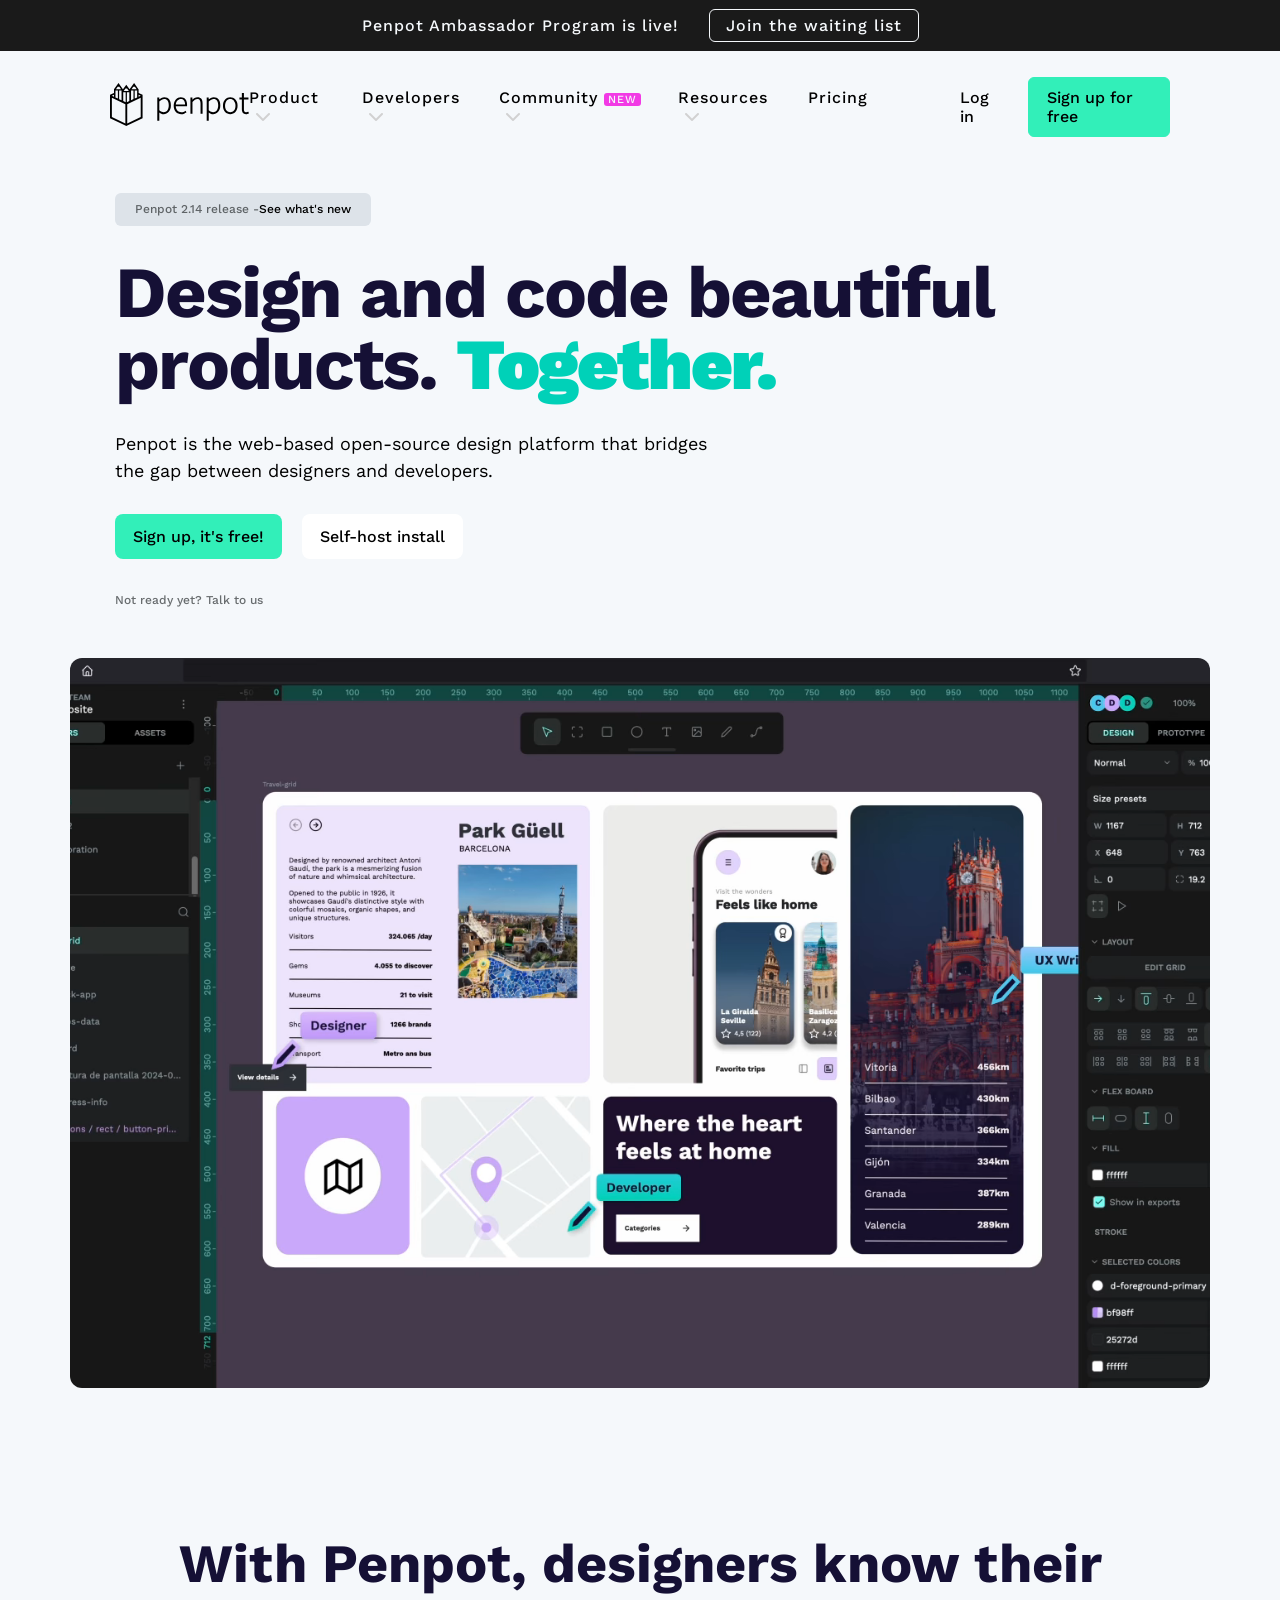
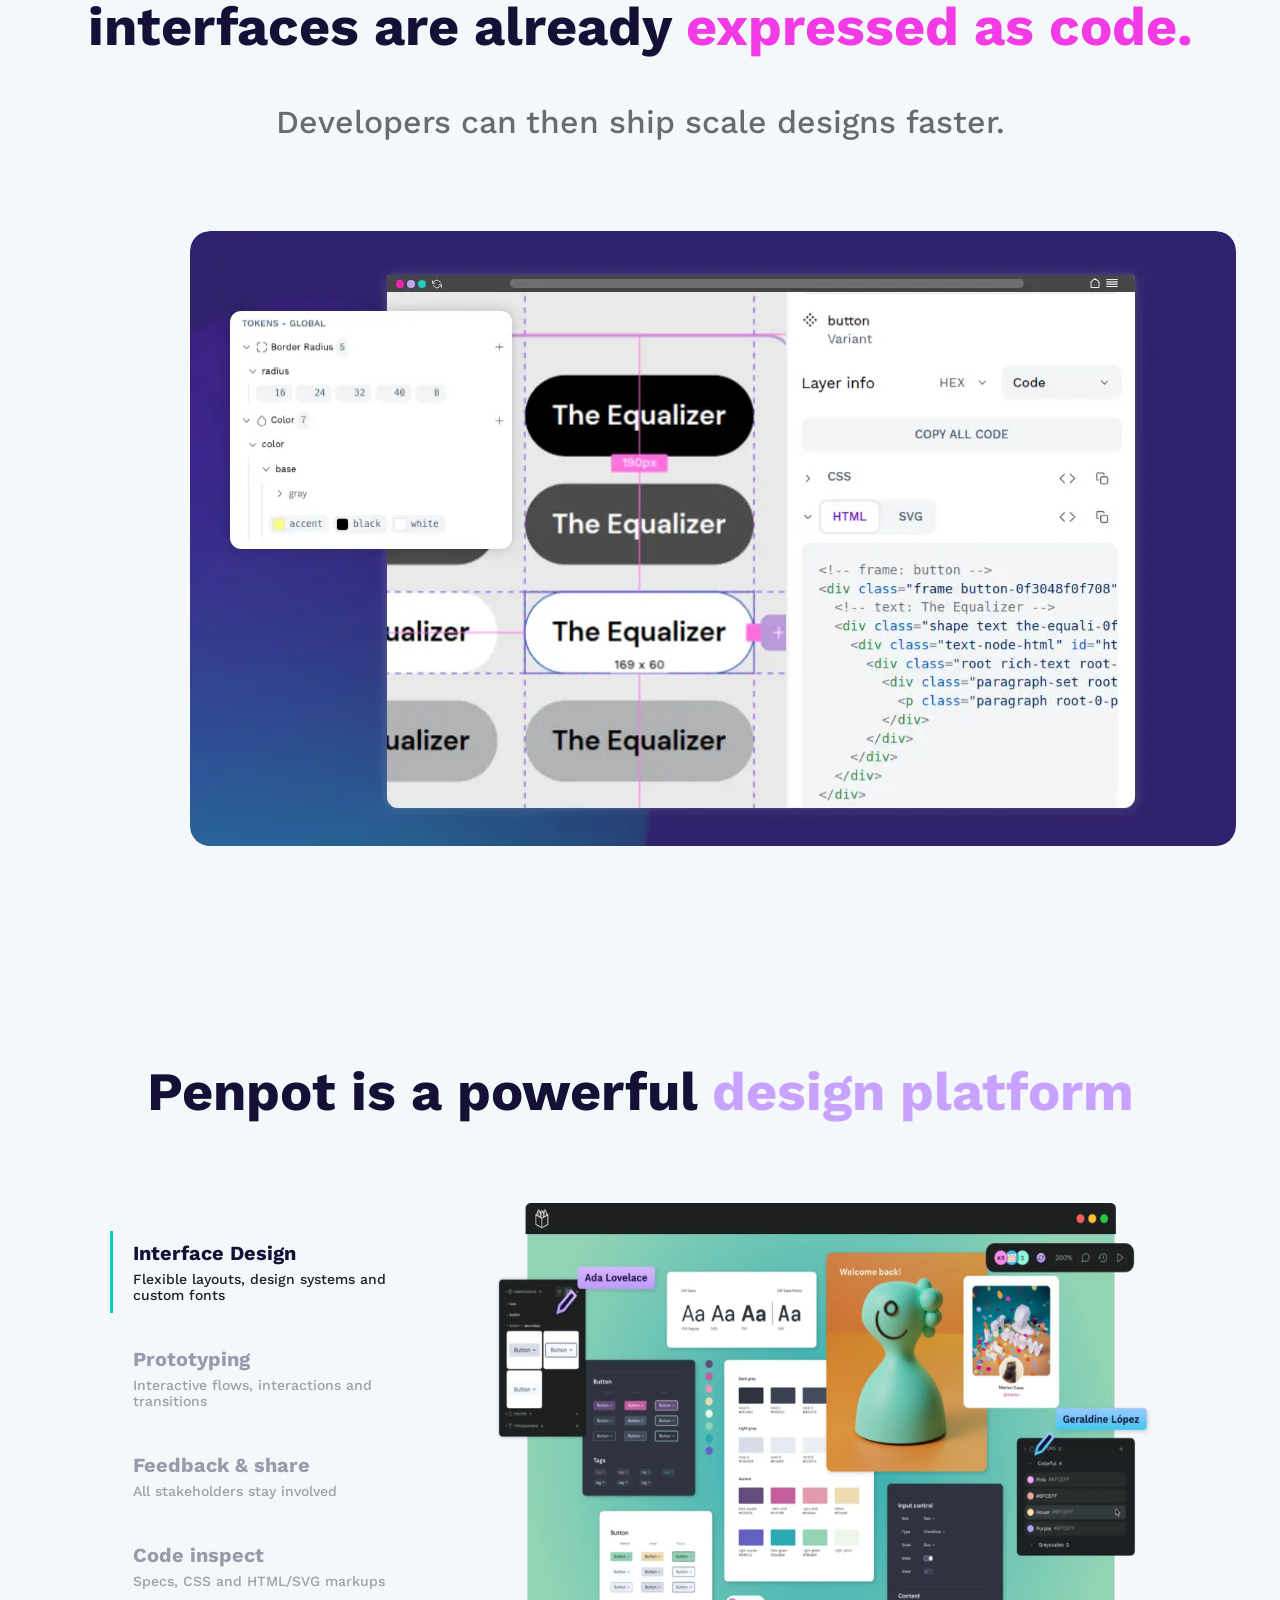
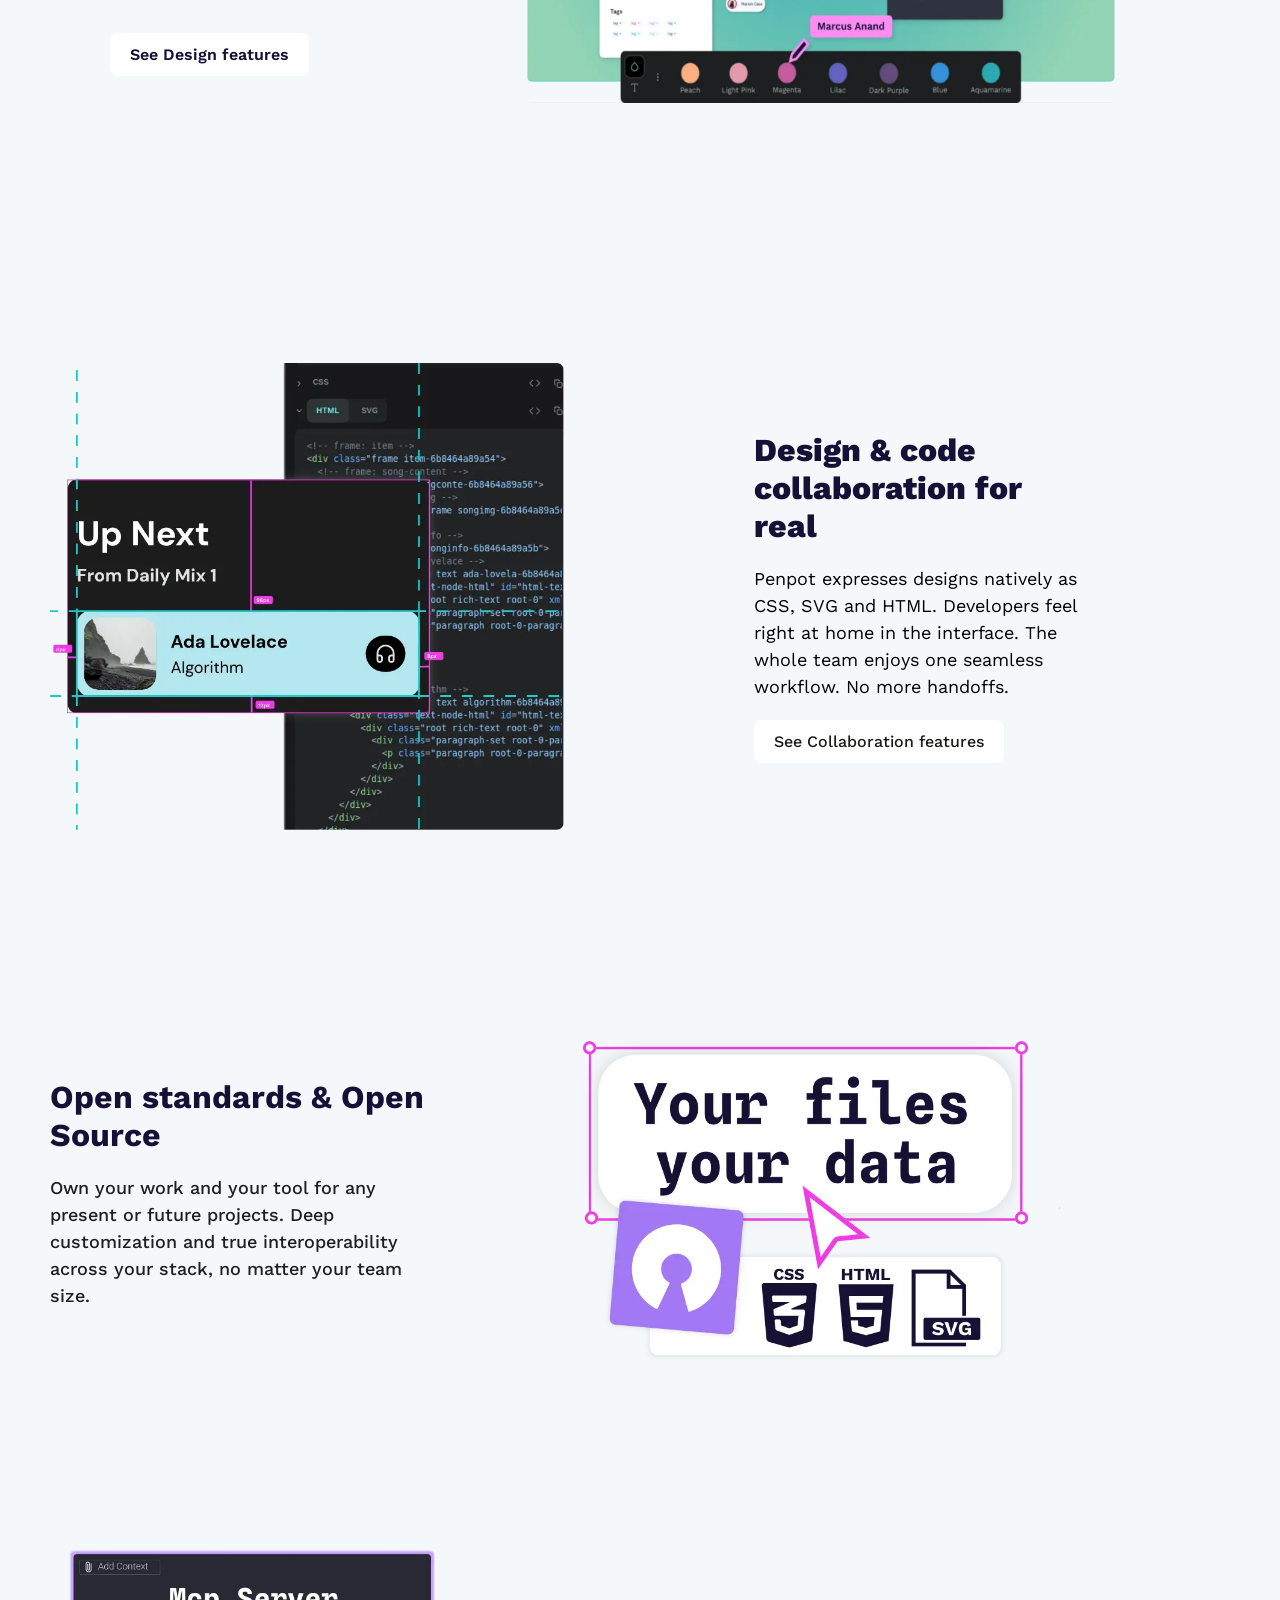
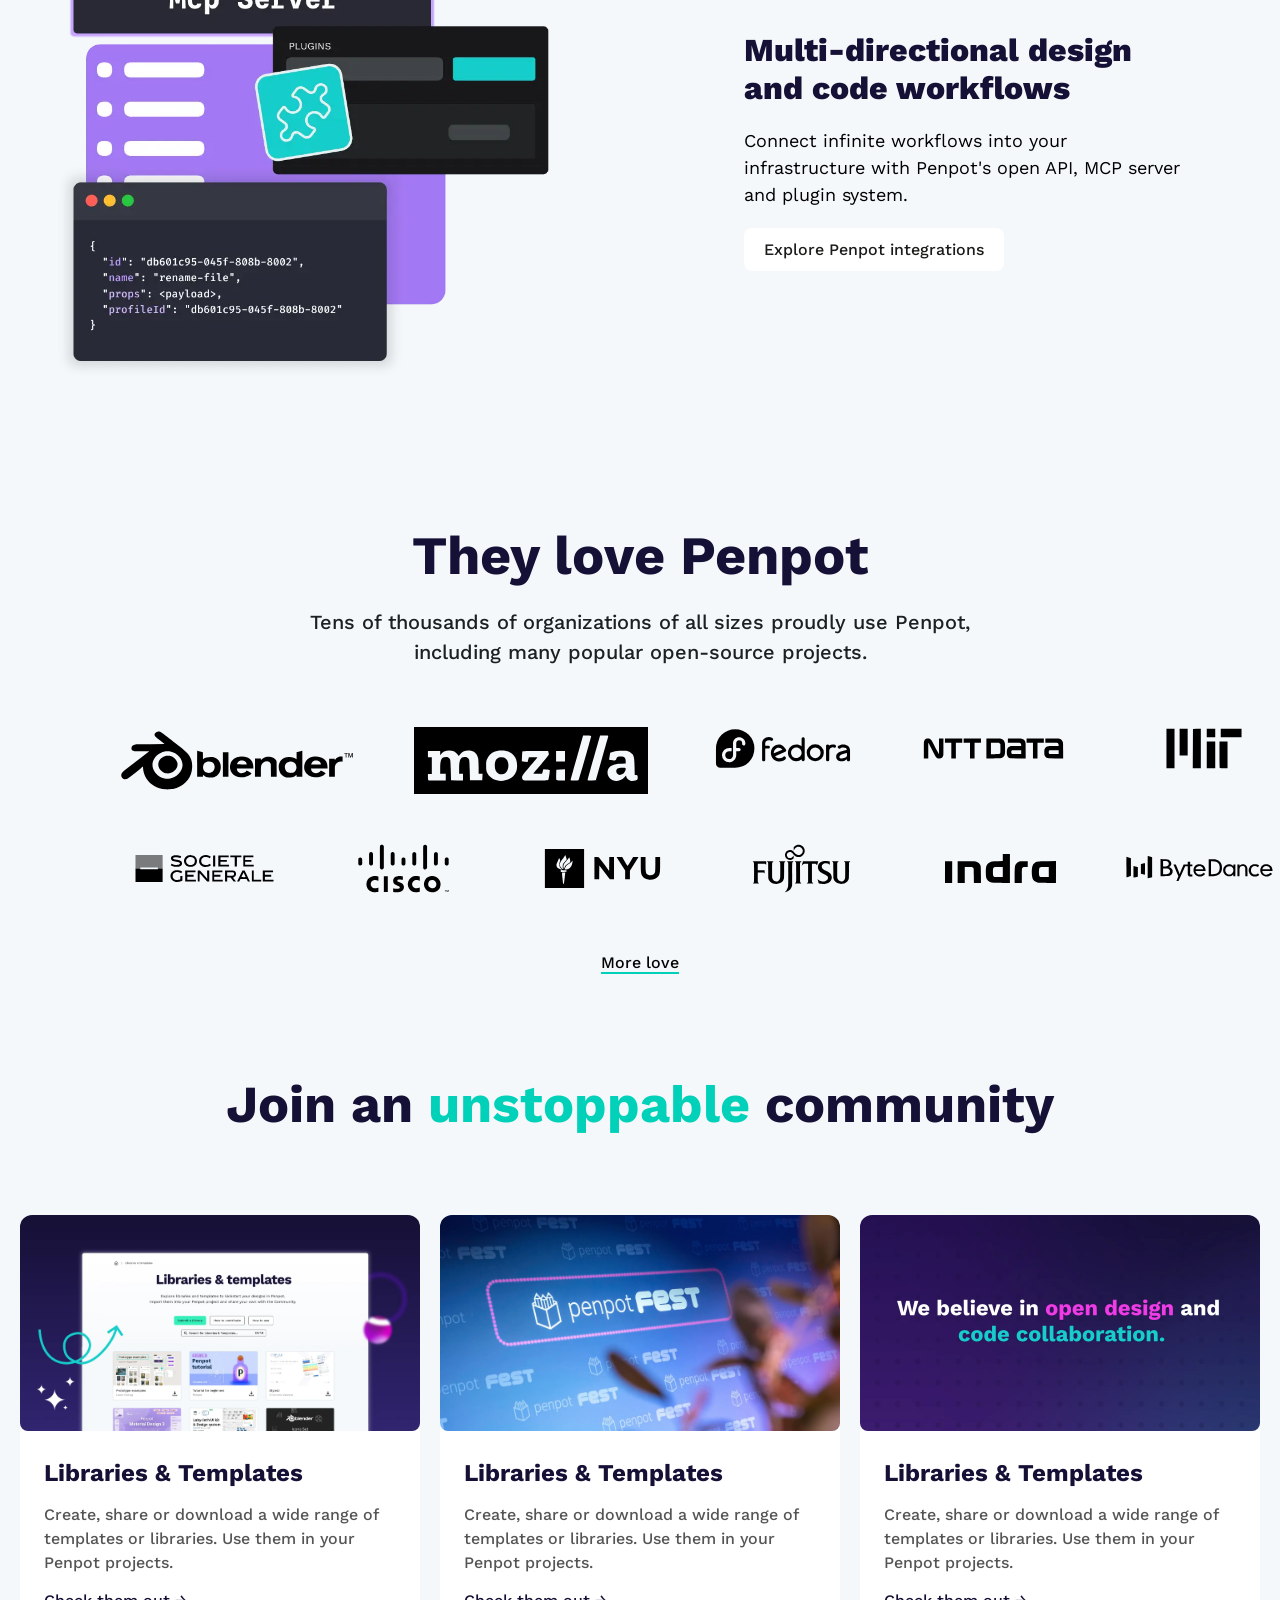
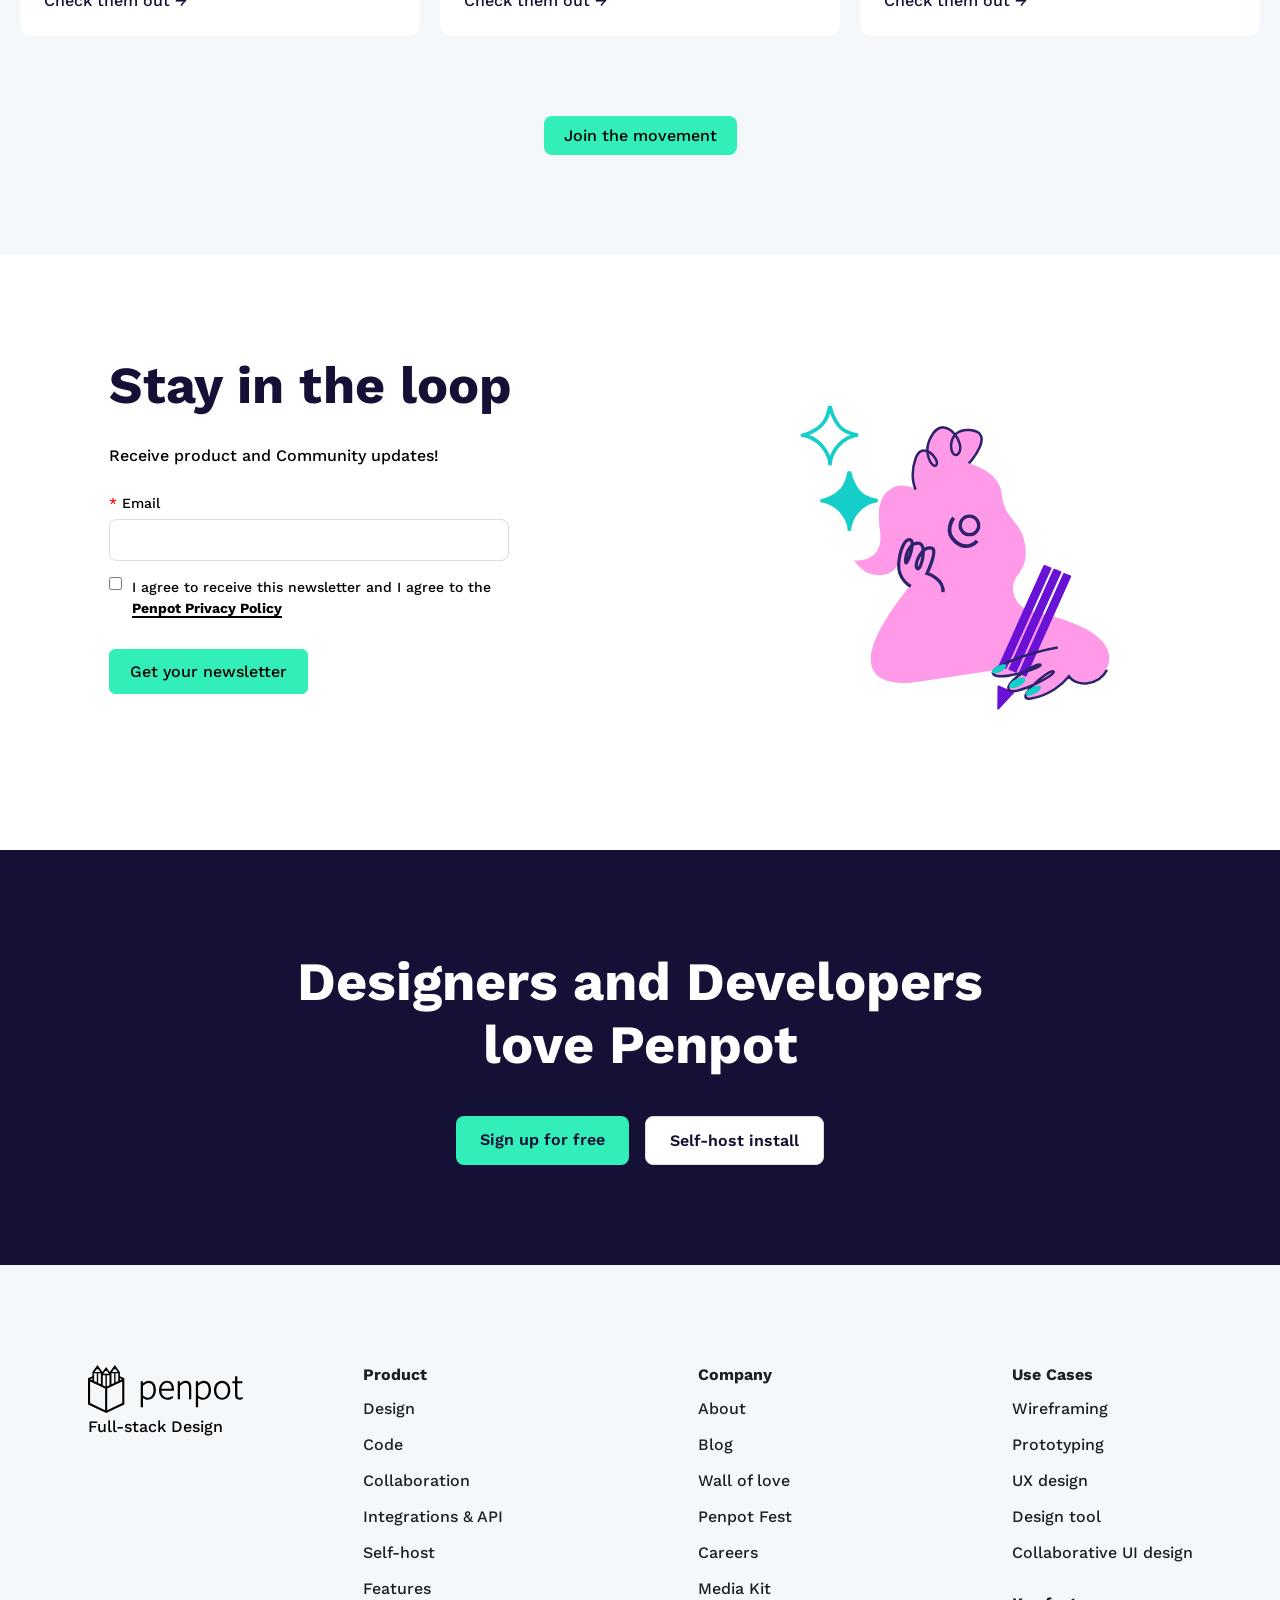
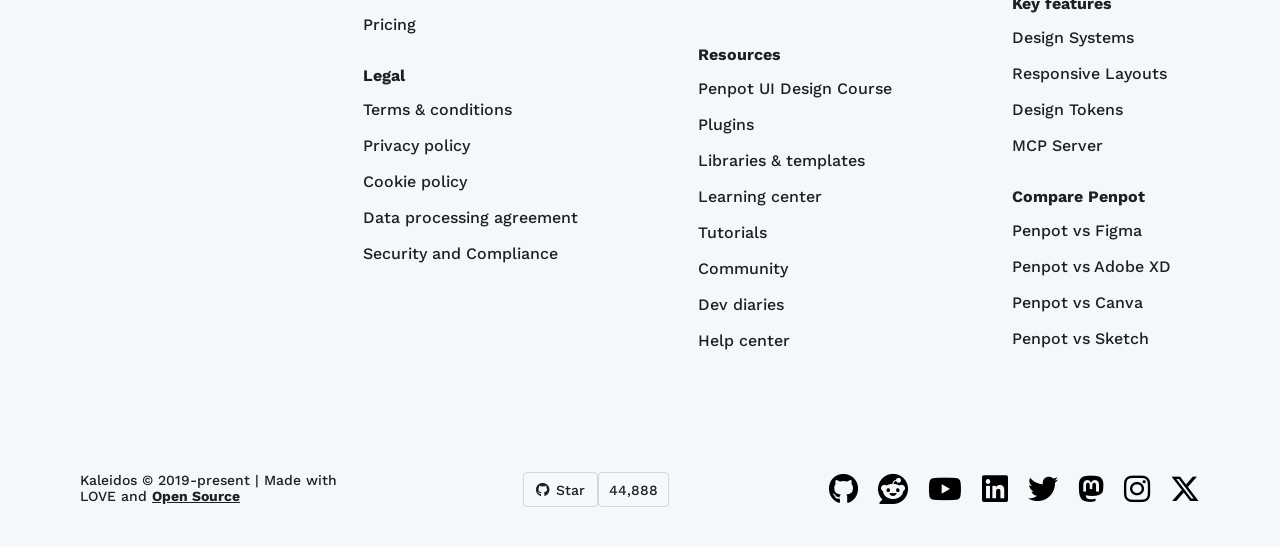
<file: index.html>
<!DOCTYPE html>
<html lang="en">

<head>
    <meta charset="UTF-8">
    <meta name="viewport" content="width=device-width, initial-scale=1.0">
    <title>Penpot</title>
    <link href="https://fonts.googleapis.com/css2?family=Work+Sans:wght@400;500;600;700&display=swap" rel="stylesheet">
    <link rel="stylesheet" href="https://cdnjs.cloudflare.com/ajax/libs/font-awesome/6.5.0/css/all.min.css">
    <link rel="stylesheet" href="style.css">
</head>

<body>
    <div class="top-banner">
        <p>Penpot Ambassador Program is live!</p>
        <a href="" class="banner-btn">Join the waiting list</a>
    </div>

    <header>
        <div class="header-logo">
            <a href=""> <img src=".\image\penpot-logo.svg" alt=""> </a>
        </div>

        <nav class="header-nav">
            <div class="nav-item">
                <a style class="nav-item-seruy" href="">Product <i class="fa-solid fa-chevron-down"></i></a>
                <div class="dropdown">
                    <a href="">Design</a>
                    <a href="">Code</a>
                    <a href="">Collaboration</a>
                </div>
            </div>
            <div class="nav-item">
                <a href="" class="nav-item-seruy">Developers <i class="fa-solid fa-chevron-down"></i></a>
                <div class="dropdown">
                    <a href="">Self-host</a>
                    <a href="">Integration & API</a>
                    <a href="">Technical Guide</a>
                    <a href="">Changelog</a>
                </div>
            </div>
            <div class="nav-item">
                <a href="" class="nav-item-seruy">Community <span class="heaver-nav-badge">NEW</span> <i
                        class="fa-solid fa-chevron-down"></i></a>
                <div class="dropdown">
                    <a href="">Community space</a>
                    <a href="">Wall of love</a>
                    <a href="">Blog</a>
                    <a href="">Penpost Fest</a>
                    <a href="" class="nav-item-seruy ambassador-link">
                        <div>
                            Ambassador
                            <br>
                            program
                        </div>
                        <span class="heaver-nav-badge-mini">NEW</span>
                    </a>
                </div>
            </div>
            <div class="nav-item">
                <a href="" class="nav-item-seruy">Resources <i class="fa-solid fa-chevron-down"></i></a>
                <div class="dropdown">
                    <a href="">Design</a>
                    <a href="">Code</a>
                    <a href="">Collaboration</a>
                </div>
            </div>
            <a href="">Pricing</a>
        </nav>

        <div class="header-btns">
            <a href="" class="btn-login">Log in</a>
            <a href="" class="btn-signup">Sign up for free</a>
        </div>

        <div class="burger">
            <span></span>
            <span></span>
            <span></span>
        </div>
    </header>

    <div class="wrapper">
        <main>
            <section class="section1">
                <div class="release">
                    <p> Penpot 2.14 release -</p>
                    <a href="">See what's new</a>
                </div>

                <div class="section1-title">
                    <h1>Design and code beautiful products.
                        <span class="section1-span">Together.</span>
                    </h1>
                </div>

                <div class="section1-text">Penpot is the web-based open-source design platform that bridges
                    <br> the gap between designers and developers.
                </div>

                <div class="section1-btns">
                    <a href="" class="btn-itsfree">Sign up, it's free!</a>
                    <a href="" class="btn-selfhost">Self-host install</a>
                </div>

                <div>
                    <a class="section1-mini">Not ready yet? Talk to us </a>
                </div>
            </section>

            <section class="section2">
                <video loop muted playsinline>
                    <source src="./image/video-hero-homepage_v5.webm" type="video/webm">
                </video>
            </section>

            <section class="section3">
                <div class="section3-title">
                    <h2>With Penpot, designers know their interfaces are already
                        <span>expressed as code. </span>
                    </h2>
                    <p>Developers can then ship scale designs faster.</p>
                </div>
                <img src="./image/img.webp" alt="">
            </section>

            <section class="section4">
                <div class="section4-title">
                    <h2>Penpot is a powerful <span>design platform </span></h2>
                </div>
                <div class="section44">
                    <div class="tabs">
                        <div class="tab active" onclick="switchTab(0)">
                            <h3>Interface Design</h3>
                            <p>Flexible layouts, design systems and custom fonts</p>
                        </div>
                        <div class="tab" onclick="switchTab(1)">
                            <h3>Prototyping</h3>
                            <p>Interactive flows, interactions and transitions</p>
                        </div>
                        <div class="tab" onclick="switchTab(2)">
                            <h3>Feedback & share</h3>
                            <p>All stakeholders stay involved</p>
                        </div>
                        <div class="tab" onclick="switchTab(3)">
                            <h3>Code inspect</h3>
                            <p>Specs, CSS and HTML/SVG markups</p>
                        </div>
                        <a href="">See Design features</a>
                    </div>

                    <div class="tab-images">
                        <img src="./image/1.webp" class="tab-image active">
                        <img src="./image/2.webp" class="tab-image">
                        <img src="./image/3.webp" class="tab-image">
                        <img src="./image/4.webp" class="tab-image">
                    </div>
                </div>
            </section>

            <section class="section5">
                <img src="./image\up-next.webp" alt="">
                <div class="section5-text">
                    <h3>Design & code collaboration for real</h3>
                    <p>Penpot expresses designs natively as CSS, SVG and HTML. Developers feel right at home in the
                        interface. The whole team enjoys one seamless workflow. No more handoffs.</p>
                    <a href="">See Collaboration features</a>
                </div>
            </section>

            <section class="section6">
                <div class="section6-text">
                    <h3>Open standards & Open Source</h3>
                    <p>Own your work and your tool for any present or future projects. Deep customization and true
                        interoperability across your stack, no matter your team size.</p>
                </div>
                <img src=".\image\your-files.webp" alt="">
            </section>

            <section class="section7">
                <img src=".\image\mcp-server.webp" alt="">
                <div class="section7-text">
                    <h3>Multi-directional design and code workflows </h3>
                    <p>Connect infinite workflows into your infrastructure with Penpot's open API, MCP server and plugin
                        system. </p>
                    <a href="">Explore Penpot integrations</a>
                </div>
            </section>

            <section class="section8">
                <div class="section8-title">
                    <h2>They love Penpot</h2>
                    <p>Tens of thousands of organizations of all sizes proudly use Penpot,
                        <br> including many popular open-source projects.
                    </p>
                </div>
                <div class="section8-logos">
                    <div class="section8-logos-top">
                        <img src="./logos\blender.svg" alt="" class="section8-logos-pd">
                        <img src="./logos\mozila.svg" alt="" class="section8-logos-pd">
                        <img src="./logos\fedora.svg" alt="" class="section8-logos-tdh">
                        <img src="./logos\ntt.svg" alt="" class="section8-logos-tdh">
                        <img src="./logos\lil.svg" alt="" class="section8-logos-tdh">
                    </div>
                    <div class="section-logos-bottom">
                        <img src="./logos\societe.svg" alt="">
                        <img src="./logos\cisco.svg" alt="">
                        <img src="./logos\nyu.svg" alt="">
                        <img src="./logos\fujitsu.svg" alt="">
                        <img src="./logos\indra.svg" alt="">
                        <img src="./logos\bytadance.svg" alt="">
                    </div>
                </div>
                <div class="section8-bottom">
                    <a href="" class="more-love">More love</a>
                </div>
            </section>

            <section class="section9">
                <div class="section9-title">
                    <h2>Join an <span class="section9-title-span">unstoppable</span> community</h2>
                </div>
                <div class="cards-container">
                    <div class="card">
                        <div class="card-image">
                            <img src="./image/library.webp" alt="">
                        </div>
                        <div class="card-content">
                            <h3>Libraries & Templates</h3>
                            <p>Create, share or download a wide range of templates or libraries. Use them in your Penpot
                                projects.</p>
                            <a href="">Check them out →</a>
                        </div>
                    </div>
                    <div class="card">
                        <div class="card-image">
                            <img src="./image/penpotFest.webp" alt="">
                        </div>
                        <div class="card-content">
                            <h3>Libraries & Templates</h3>
                            <p>Create, share or download a wide range of templates or libraries. Use them in your Penpot
                                projects.</p>
                            <a href="">Check them out →</a>
                        </div>
                    </div>
                    <div class="card">
                        <div class="card-image">
                            <img src="./image/contra.webp" alt="">
                        </div>
                        <div class="card-content">
                            <h3>Libraries & Templates</h3>
                            <p>Create, share or download a wide range of templates or libraries. Use them in your Penpot
                                projects.</p>
                            <a href="">Check them out →</a>
                        </div>
                    </div>
                </div>
                <div class="kaka">
                    <a href="" class="parasha">Join the movement</a>
                </div>
            </section>
        </main>
    </div>

    <section class="section10">
        <div class="section10-text">
            <h2>Stay in the loop</h2>
            <p>Receive product and Community updates!</p>
            <form>
                <div class="form-group">
                    <label><span class="required">*</span> Email</label>
                    <input type="email" placeholder="">
                </div>
                <div class="checkbox-group">
                    <input type="checkbox" id="agree">
                    <label for="agree">
                        I agree to receive this newsletter and I agree to the
                        <a href="">Penpot Privacy Policy</a>
                    </label>
                </div>
            </form>
            <a href="" class="btn-gettt">Get your newsletter</a>
        </div>
        <img src="./image\pink.svg" alt="">
    </section>

    <section class="section-dark">
        <h2>Designers and Developers <br> love Penpot</h2>
        <div class="section-dark-btns">
            <a href="" class="btn-green">Sign up for free</a>
            <a href="" class="btn-white">Self-host install</a>
        </div>
    </section>

    <div class="wrapper">
        <footer>
            <div class="footer25">
                <div>
                    <img src=".\image\cutor.svg" alt="">
                    <p>Full-stack Design</p>
                </div>
                <div class="footer25-col">
                    <h4>Product</h4>
                    <a href="">Design</a>
                    <a href="">Code</a>
                    <a href="">Collaboration</a>
                    <a href="">Integrations & API</a>
                    <a href="">Self-host</a>
                    <a href="">Features</a>
                    <a href="">Pricing</a>
                    <p></p>
                    <h4>Legal</h4>
                    <a href="">Terms & conditions</a>
                    <a href="">Privacy policy</a>
                    <a href="">Cookie policy</a>
                    <a href="">Data processing agreement</a>
                    <a href="">Security and Compliance</a>
                </div>
                <div class="footer25-col">
                    <h4>Company</h4>
                    <a href="">About</a>
                    <a href="">Blog</a>
                    <a href="">Wall of love</a>
                    <a href="">Penpot Fest</a>
                    <a href="">Careers</a>
                    <a href="">Media Kit</a>
                    <p></p>
                    <p></p>
                    <h4>Resources</h4>
                    <a href="">Penpot UI Design Course</a>
                    <a href="">Plugins</a>
                    <a href="">Libraries & templates</a>
                    <a href="">Learning center</a>
                    <a href="">Tutorials</a>
                    <a href="">Community</a>
                    <a href="">Dev diaries</a>
                    <a href="">Help center</a>
                </div>
                <div class="footer25-col">
                    <h4>Use Cases</h4>
                    <a href="">Wireframing</a>
                    <a href="">Prototyping</a>
                    <a href="">UX design</a>
                    <a href="">Design tool</a>
                    <a href="">Collaborative UI design</a>
                    <p></p>
                    <h4>Key features</h4>
                    <a href="">Design Systems</a>
                    <a href="">Responsive Layouts</a>
                    <a href="">Design Tokens</a>
                    <a href="">MCP Server</a>
                    <p></p>
                    <h4>Compare Penpot</h4>
                    <a href="">Penpot vs Figma</a>
                    <a href="">Penpot vs Adobe XD</a>
                    <a href="">Penpot vs Canva</a>
                    <a href="">Penpot vs Sketch</a>
                </div>
            </div>

            <div class="footer50">
                <div class="kaleidos">
                    <span>Kaleidos © 2019-present | Made with LOVE and <a href="">Open Source</a></span>
                </div>
                <div class="github">
                    <a href="" class="github1"> <i class="fa-brands fa-github"></i> Star</a>
                    <a href="" class="github2">44,888</a>
                </div>
                <div class="social-links">
                    <a href=""><i class="fa-brands fa-github"></i></a>
                    <a href=""><i class="fa-brands fa-reddit"></i></a>
                    <a href=""><i class="fa-brands fa-youtube"></i></a>
                    <a href=""><i class="fa-brands fa-linkedin"></i></a>
                    <a href=""><i class="fa-brands fa-twitter"></i></a>
                    <a href=""><i class="fa-brands fa-mastodon"></i></a>
                    <a href=""><i class="fa-brands fa-instagram"></i></a>
                    <a href=""><i class="fa-brands fa-x-twitter"></i></a>
                </div>
            </div>
        </footer>
    </div>

    <div class="mobile-overlay"></div>
    <div class="mobile-menu">
        <button class="mobile-menu-close">&times;</button>

        <div class="mobile-menu-section">
            <span class="mobile-menu-label">PRODUCT</span>
            <a href="">Design</a>
            <a href="">Code</a>
            <a href="">Collaboration</a>
            <a href="">Pricing</a>
        </div>

        <div class="mobile-menu-section">
            <span class="mobile-menu-label">DEVELOPERS</span>
            <a href="">Self-host</a>
            <a href="">Integrations & API</a>
            <a href="">Technical Guide</a>
            <a href="">Changelog</a>
        </div>

        <div class="mobile-menu-section">
            <span class="mobile-menu-label">COMMUNITY</span>
            <a href="">Community Space</a>
            <a href="">Wall of love</a>
            <a href="">Blog</a>
            <a href="">Penpot Fest</a>
            <a href="">Ambassador Program</a>
        </div>

        <div class="mobile-menu-section">
            <span class="mobile-menu-label">RESOURCES</span>
            <a href="">Penpot UI Course <span class="heaver-nav-badge">NEW</span></a>
            <a href="">Learning Center</a>
            <a href="">Plugins</a>
            <a href="">Libraries & templates</a>
            <a href="">Tutorials</a>
            <a href="">Dev Diaries</a>
            <a href="">Help Center</a>
        </div>

        <div class="mobile-menu-buttons">
            <a href="" class="mobile-signin">Sign in</a>
            <a href="" class="mobile-contact">Contact Sales</a>
            <a href="" class="mobile-signup">Sign up for free</a>
        </div>
    </div>

    <script src="script.js"></script>
</body>

</html>
</file>
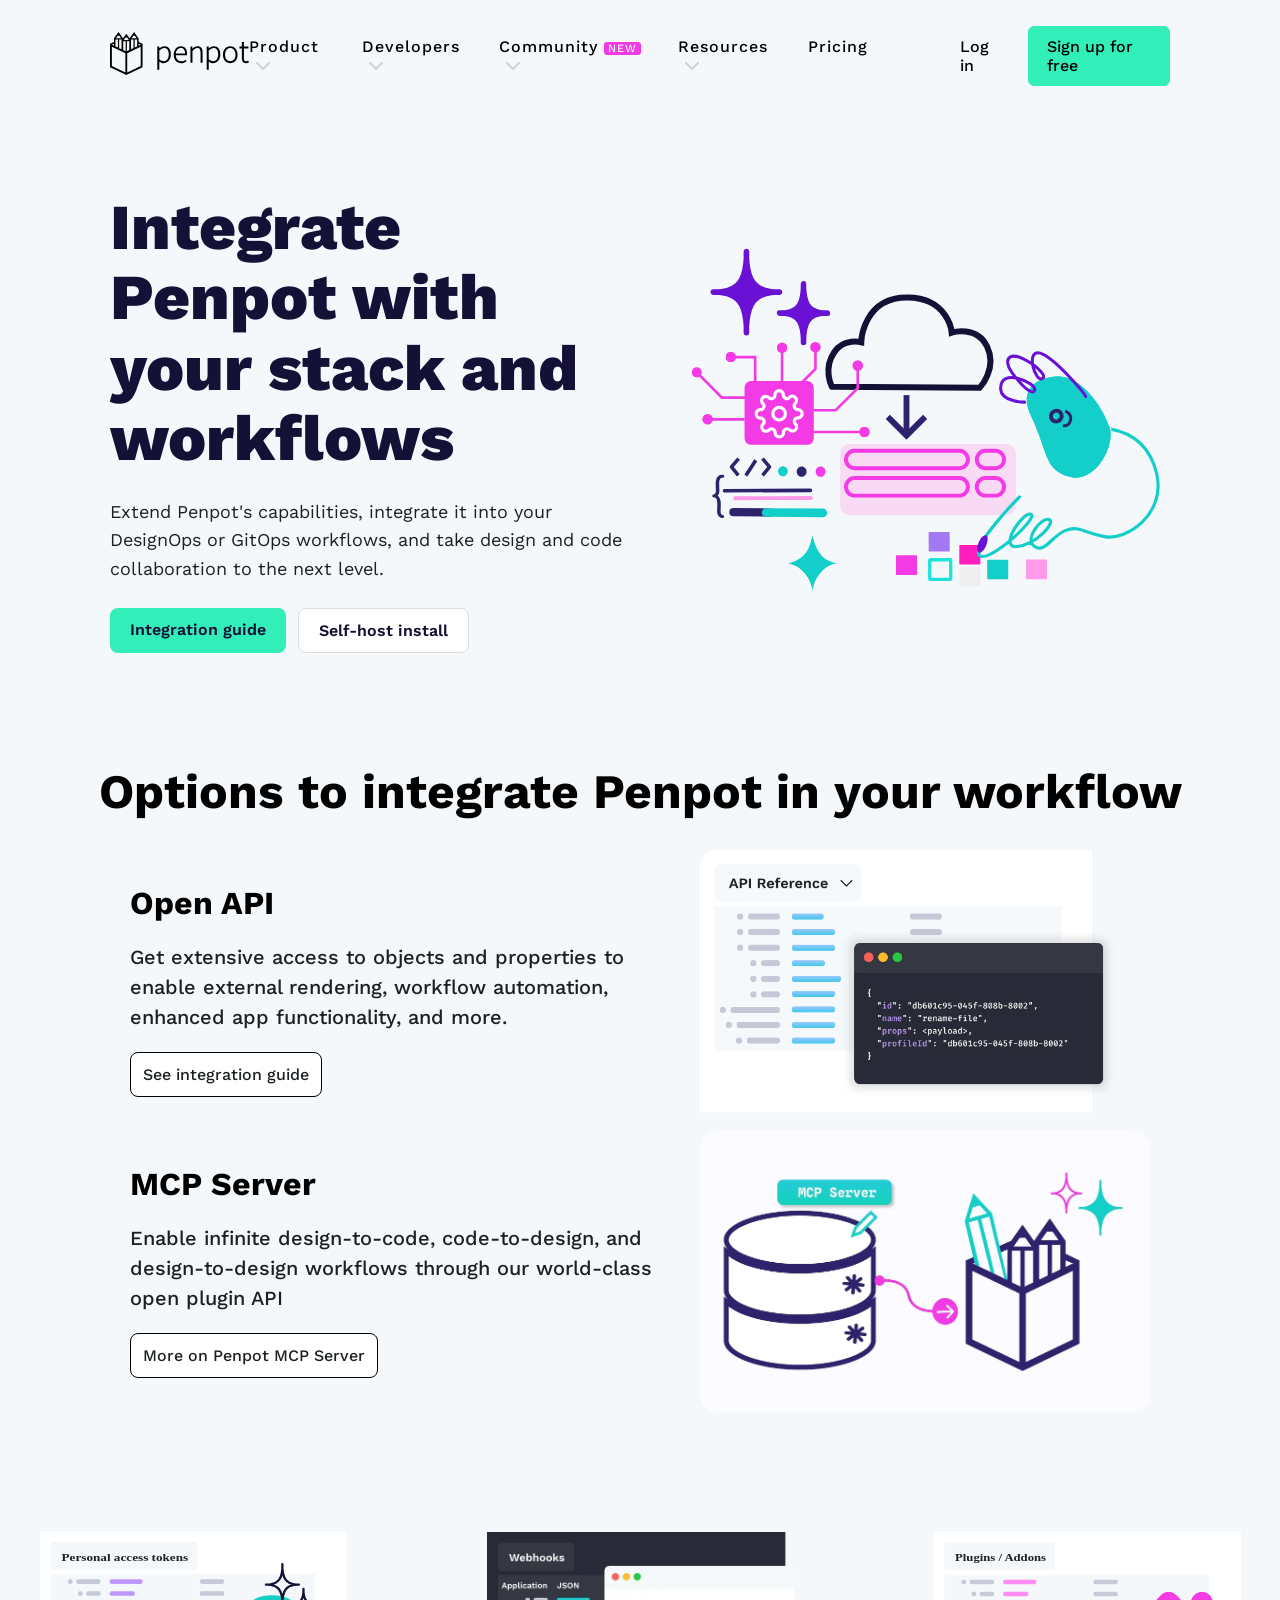
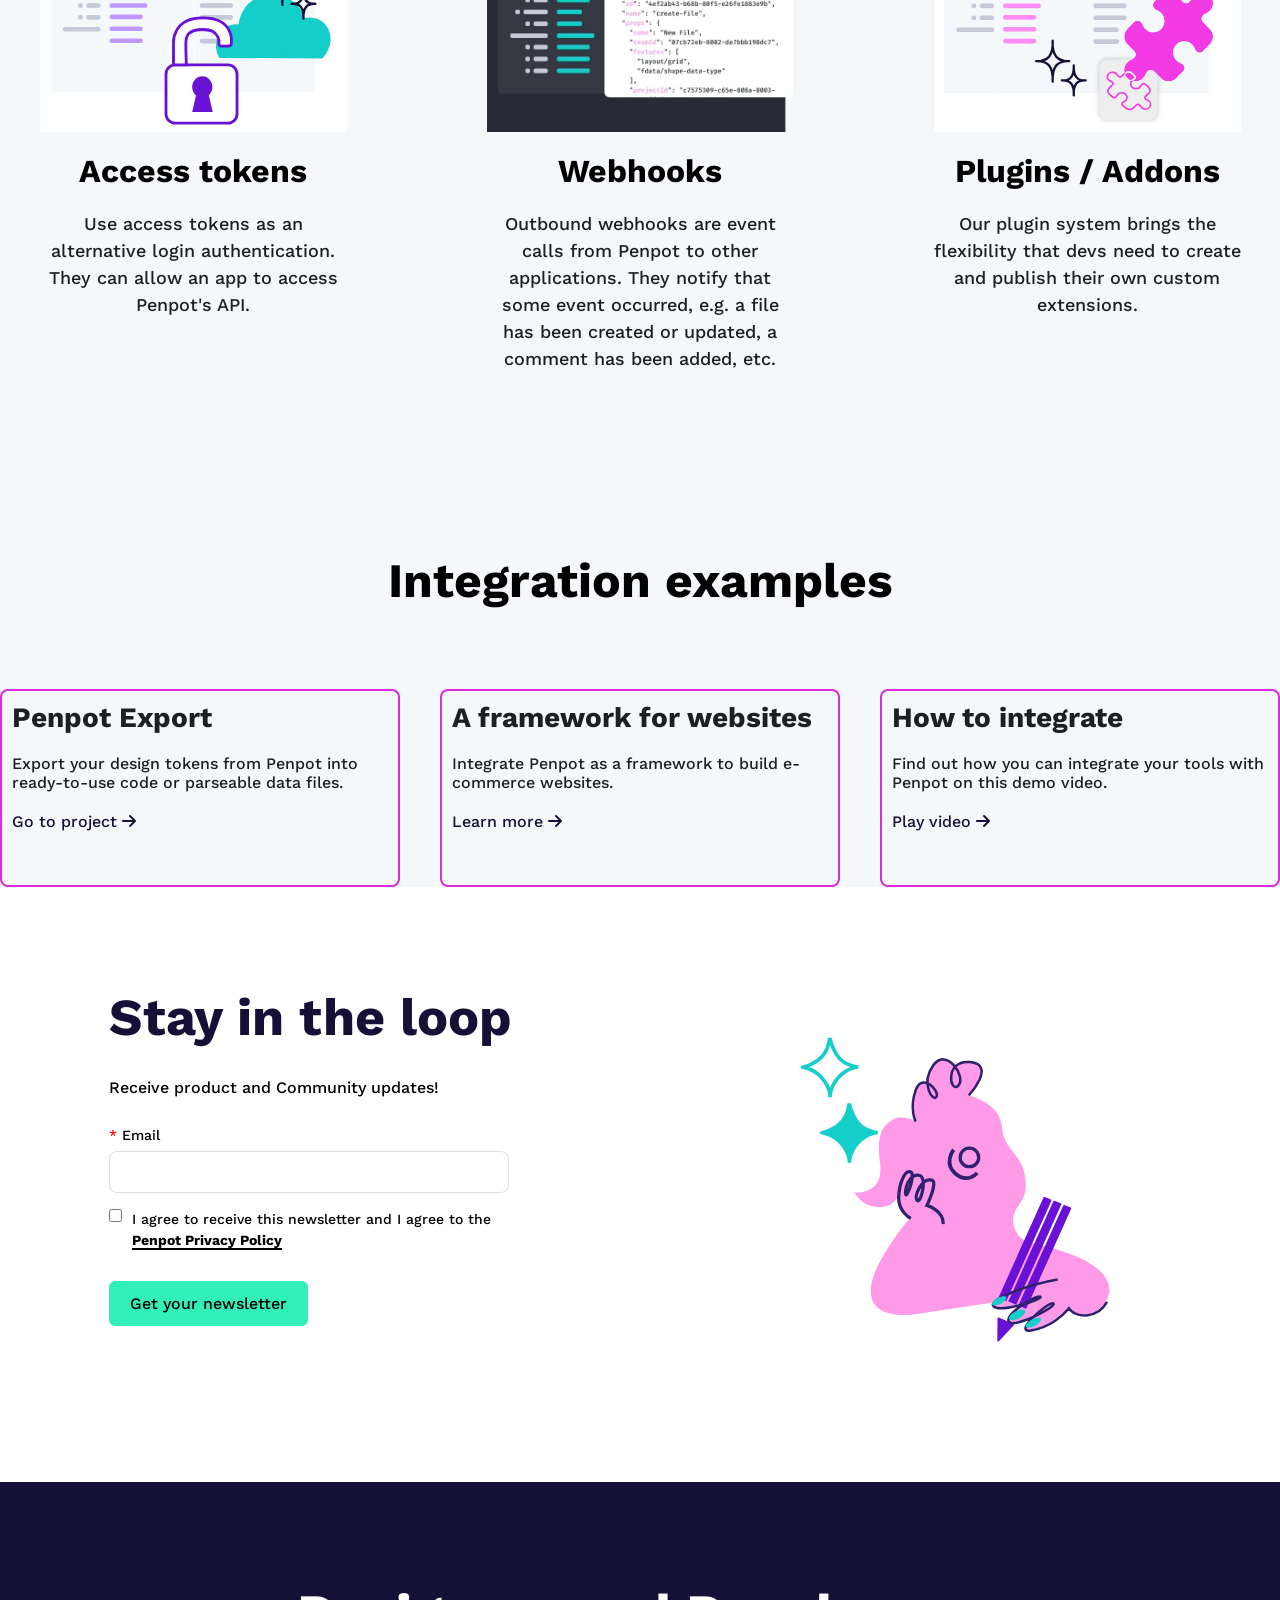
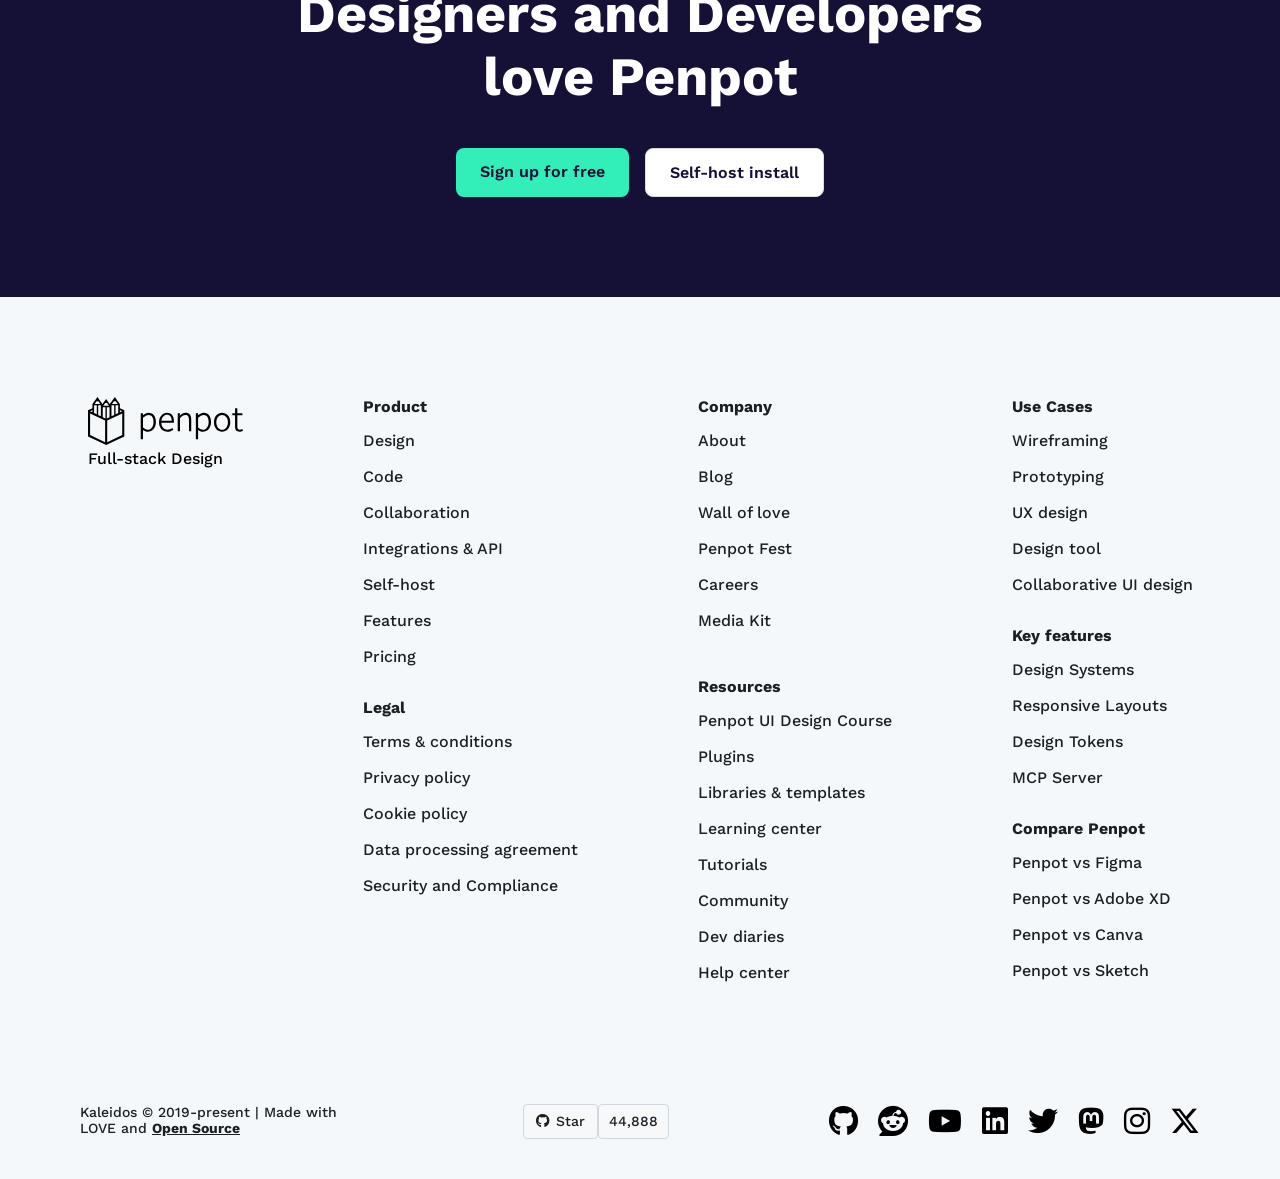
<file: index2.html>
<!DOCTYPE html>
<html lang="en">

<head>
    <meta charset="UTF-8">
    <meta name="viewport" content="width=device-width, initial-scale=1.0">
    <title>Penpot2</title>
    <link href="https://fonts.googleapis.com/css2?family=Work+Sans:wght@400;500;600;700&display=swap" rel="stylesheet">
    <link rel="stylesheet" href="https://cdnjs.cloudflare.com/ajax/libs/font-awesome/6.5.0/css/all.min.css">
    <link rel="stylesheet" href="style.css">
    <link rel="stylesheet" href="integration.css">
</head>

<body>
    <header>
        <div class="header-logo">
            <a href=""> <img src=".\image\penpot-logo.svg" alt=""> </a>
        </div>

        <nav class="header-nav">
            <div class="nav-item">
                <a style class="nav-item-seruy" href="">Product <i class="fa-solid fa-chevron-down"></i></a>
                <div class="dropdown">
                    <a href="">Design</a>
                    <a href="">Code</a>
                    <a href="">Collaboration</a>
                </div>
            </div>
            <div class="nav-item">
                <a href="" class="nav-item-seruy">Developers <i class="fa-solid fa-chevron-down"></i></a>
                <div class="dropdown">
                    <a href="">Self-host</a>
                    <a href="">Integration & API</a>
                    <a href="">Technical Guide</a>
                    <a href="">Changelog</a>
                </div>
            </div>
            <div class="nav-item">
                <a href="" class="nav-item-seruy">Community <span class="heaver-nav-badge">NEW</span> <i
                        class="fa-solid fa-chevron-down"></i></a>
                <div class="dropdown">
                    <a href="">Community space</a>
                    <a href="">Wall of love</a>
                    <a href="">Blog</a>
                    <a href="">Penpost Fest</a>
                    <a href="" class="nav-item-seruy ambassador-link">
                        <div>
                            Ambassador
                            <br>
                            program
                        </div>
                        <span class="heaver-nav-badge-mini">NEW</span>
                    </a>
                </div>
            </div>
            <div class="nav-item">
                <a href="" class="nav-item-seruy">Resources <i class="fa-solid fa-chevron-down"></i></a>
                <div class="dropdown">
                    <a href="">Design</a>
                    <a href="">Code</a>
                    <a href="">Collaboration</a>
                </div>
            </div>
            <a href="">Pricing</a>

        </nav>

        <div class="header-btns">
            <a href="" class="btn-login">Log in</a>
            <a href="" class="btn-signup">Sign up for free</a>
        </div>

        <div class="burger">
            <span></span>
            <span></span>
            <span></span>
        </div>

    </header>


    <main>

        <div class="wrapper">
            <section class="hero">
                <div class="hero-text">
                    <h1>Integrate Penpot with your stack and workflows</h1>
                    <p>Extend Penpot's capabilities, integrate it into your DesignOps or GitOps workflows, and take
                        design and code collaboration to the next level.</p>
                    <div class="hero-btns">
                        <a href="" class="btn-green">Integration guide</a>
                        <a href="" class="btn-white">Self-host install</a>
                    </div>
                </div>

                <div class="hero-image">
                    <img src="./image/claude.svg" alt="">
                </div>
            </section>

            <div class="optionDiv">
                <h2>Options to integrate Penpot in your workflow</h2>
            </div>

            <div class="optionDivTop">
                <div class="optionDivTopText">
                    <h3>Open API</h3>
                    <p>Get extensive access to objects and properties to enable external rendering, workflow automation,
                        enhanced app functionality, and more.</p>
                    <a href="">See integration guide</a>
                </div>
                <img src="./image\API.webp" alt="">
            </div>

            <div class="optionDivTop">
                <div class="optionDivTopText">
                    <h3>MCP Server</h3>
                    <p>Enable infinite design-to-code, code-to-design, and design-to-design workflows through our
                        world-class open plugin API</p>
                    <a href="">
                        More on Penpot MCP Server</a>
                </div>
                <img src="./image\mcpp.webp" alt="">
            </div>

            <div class="carton">
                <div class="karton">
                    <img src="./\image\a.svg" alt="">
                    <h3>Access tokens</h3>
                    <p>Use access tokens as an alternative login authentication. They can allow an app to access
                        Penpot's API.</p>
                </div>
                <div class="karton">
                    <img src="./image\qwe.webp" alt="">
                    <h3>Webhooks</h3>
                    <p>Outbound webhooks are event calls from Penpot to other applications. They notify that some event
                        occurred, e.g. a file has been created or updated, a comment has been added, etc.</p>
                </div>
                <div class="karton">
                    <img src="./\image\c.svg" alt="">
                    <h3>Plugins / Addons</h3>
                    <p>Our plugin system brings the flexibility that devs need to create and publish their own custom
                        extensions. </p>
                </div>
            </div>

            <div class="integrate1">
                <h2 class="integrate">Integration examples</h2>
            </div>

            <div class="raspologat">
                <div class="palaha">
                    <h3>Penpot Export
                    </h3>
                    <p>Export your design tokens from Penpot into ready-to-use code or parseable data files.</p>
                    <a href="">Go to project <i class="fa-solid fa-arrow-right"></i></a>
                </div>

                <div class="palaha">
                    <h3>A framework for websites</h3>
                    <p>Integrate Penpot as a framework to build
                        e-commerce websites. </p>
                    <a href="">Learn more <i class="fa-solid fa-arrow-right"></i></a>
                </div>

                <div class="palaha">
                    <h3>How to integrate</h3>
                    <p>Find out how you can integrate your tools with Penpot on this demo video.</p>
                    <a href="">Play video <i class="fa-solid fa-arrow-right"></i></a>
                </div>
            </div>

        </div>


        <section class="section10">
            <div class="section10-text">
                <h2>Stay in the loop</h2>
                <p>Receive product and Community updates!</p>
                <form>
                    <div class="form-group">
                        <label><span class="required">*</span> Email</label>
                        <input type="email" placeholder="">
                    </div>

                    <div class="checkbox-group">
                        <input type="checkbox" id="agree">
                        <label for="agree">
                            I agree to receive this newsletter and I agree to the
                            <a href="">Penpot Privacy Policy</a>
                        </label>
                    </div>
                </form>

                <a href="" class="btn-gettt">Get your newsletter</a>
            </div>

            <img src="./image\pink.svg" alt="">
        </section>
        <section class="section-dark">
            <h2>Designers and Developers <br> love Penpot</h2>
            <div class="section-dark-btns">
                <a href="" class="btn-green">Sign up for free</a>
                <a href="" class="btn-white">Self-host install</a>
            </div>
        </section>
    </main>

    <div class="wrapper">
        <footer>
            <div class="footer25">
                <div>
                    <img src=".\image\cutor.svg" alt="">
                    <p>Full-stack Design</p>
                </div>
                <div class="footer25-col">

                    <h4>Product</h4>
                    <a href="">Design</a>
                    <a href="">Code</a>
                    <a href="">Collaboration</a>
                    <a href="">Integrations & API</a>
                    <a href="">Self-host</a>
                    <a href="">Features</a>
                    <a href="">Pricing</a>

                    <p></p>

                    <h4>Legal</h4>
                    <a href="">Terms & conditions</a>
                    <a href="">Privacy policy</a>
                    <a href="">Cookie policy</a>
                    <a href="">Data processing agreement</a>
                    <a href="">Security and Compliance</a>

                </div>

                <div class="footer25-col">
                    <h4>Company</h4>
                    <a href="">About</a>
                    <a href="">Blog</a>
                    <a href="">Wall of love</a>
                    <a href="">Penpot Fest</a>
                    <a href="">Careers</a>
                    <a href="">Media Kit</a>

                    <p></p>
                    <p></p>

                    <h4>Resources</h4>
                    <a href="">Penpot UI Design Course</a>
                    <a href="">Plugins</a>
                    <a href="">Libraries & templates</a>
                    <a href="">Learning center</a>
                    <a href="">Tutorials</a>
                    <a href="">Community</a>
                    <a href="">Dev diaries</a>
                    <a href="">Help center</a>
                </div>
                <div class="footer25-col">
                    <h4>Use Cases</h4>
                    <a href="">Wireframing</a>
                    <a href="">Prototyping</a>
                    <a href="">UX design</a>
                    <a href="">Design tool</a>
                    <a href="">Collaborative UI design</a>

                    <p></p>

                    <h4>Key features</h4>
                    <a href="">Design Systems</a>
                    <a href="">Responsive Layouts</a>
                    <a href="">Design Tokens</a>
                    <a href="">MCP Server</a>

                    <p></p>

                    <h4>Compare Penpot</h4>
                    <a href="">Penpot vs Figma</a>
                    <a href="">Penpot vs Adobe XD</a>
                    <a href="">Penpot vs Canva</a>
                    <a href="">Penpot vs Sketch</a>
                </div>
            </div>

            <div class="footer50">
                <div class="kaleidos">
                    <span>Kaleidos © 2019-present | Made with LOVE and <a href="">Open Source</a></span>
                </div>

                <div class="github">
                    <a href="" class="github1"> <i class="fa-brands fa-github"></i> Star</a>
                    <a href="" class="github2">44,888</a>
                </div>

                <div class="social-links">
                    <a href=""><i class="fa-brands fa-github"></i></a>
                    <a href=""><i class="fa-brands fa-reddit"></i></a>
                    <a href=""><i class="fa-brands fa-youtube"></i></a>
                    <a href=""><i class="fa-brands fa-linkedin"></i></a>
                    <a href=""><i class="fa-brands fa-twitter"></i></a>
                    <a href=""><i class="fa-brands fa-mastodon"></i></a>
                    <a href=""><i class="fa-brands fa-instagram"></i></a>
                    <a href=""><i class="fa-brands fa-x-twitter"></i></a>
                </div>
            </div>

        </footer>
    </div>

    <div class="mobile-overlay"></div>
    <div class="mobile-menu">
        <button class="mobile-menu-close">&times;</button>

        <div class="mobile-menu-section">
            <span class="mobile-menu-label">PRODUCT</span>
            <a href="">Design</a>
            <a href="">Code</a>
            <a href="">Collaboration</a>
            <a href="">Pricing</a>
        </div>

        <div class="mobile-menu-section">
            <span class="mobile-menu-label">DEVELOPERS</span>
            <a href="">Self-host</a>
            <a href="">Integrations & API</a>
            <a href="">Technical Guide</a>
            <a href="">Changelog</a>
        </div>

        <div class="mobile-menu-section">
            <span class="mobile-menu-label">COMMUNITY</span>
            <a href="">Community Space</a>
            <a href="">Wall of love</a>
            <a href="">Blog</a>
            <a href="">Blog</a>
            <a href="">Blog</a>
            <a href="">Penpot Fest</a>
            <a href="">Penpot Fest</a>
            <a href="">Penpot Fest</a>
            <a href="">Ambassador Program</a>
        </div>

        <div class="mobile-menu-section">
            <span class="mobile-menu-label">RESOURCES</span>
            <a href="">Penpot UI Course <span class="heaver-nav-badge">NEW</span></a>
            <a href="">Learning Center</a>
            <a href="">Plugins</a>
            <a href="">Libraries & templates</a>
            <a href="">Tutorials</a>
            <a href="">Dev Diaries</a>
            <a href="">Help Center</a>
        </div>

        <div class="mobile-menu-buttons">
            <a href="" class="mobile-signin">Sign in</a>
            <a href="" class="mobile-contact">Contact Sales</a>
            <a href="" class="mobile-signup">Sign up for free</a>
        </div>
    </div>

    <script src="script.js"></script>

</body>

</html>
</file>
<file: style.css>
* {
    margin: 0;
    padding: 0;
    box-sizing: border-box;
    font-family: 'Work Sans', sans-serif;
    font-weight: 500;
}

body {
    background-color: #F5F8FB;
}

.wrapper {
    max-width: 1440px;
    margin: 0 auto;
}

.top-banner {
    background: #1a1a1a;
    display: flex;
    align-items: center;
    justify-content: center;
    gap: 30px;
    padding: 9px 20px;
    font-size: 16px;
    letter-spacing: 1px;
}

.top-banner p {
    color: #F5F8FB;
    margin: 0;
}

.banner-btn {
    color: #F5F8FB;
    text-decoration: none;
    border: 1px solid #F5F8FB;
    padding: 6px 16px;
    border-radius: 6px;
}

.banner-btn:hover {
    background: #F5F8FB;
    color: #1a1a1a;
}

header {
    position: sticky;
    top: 0;
    background-color: #F5F8FB;
    display: flex;
    align-items: center;
    justify-content: space-between;
    padding: 26px 110px;
    z-index: 100;
    width: 100%;
    max-width: 1440px;
    margin: 0 auto;
}

.header-logo {
    width: 155px;
    height: 48px;
}

.header-nav {
    display: flex;
    gap: 27px;
    margin-right: 74px;
    letter-spacing: 1px;
}

.header-nav a {
    text-decoration: none;
    color: black;
}

.header-nav a i {
    color: #d1d1d1;
    margin-left: 6px;
}

.header-nav a:hover i {
    color: black;
}

.heaver-nav-badge {
    color: #F5F8FB;
    background: #F23AE5;
    font-size: 11px;
    border-radius: 3px;
    padding: 0 4px;
    margin-right: 4px;
}

.heaver-nav-badge-mini {
    color: #F5F8FB;
    background: #F23AE5;
    font-size: 11px;
    border-radius: 3px;
    padding: 0 4px;
    margin-top: 12px;
}

.nav-item {
    position: relative;
}

.dropdown {
    display: none;
    position: absolute;
    top: 100%;
    left: -8px;
    background: white;
    border-radius: 8px;
    box-shadow: 0 4px 20px rgba(0, 0, 0, 0.1);
    padding: 10px 0;
    min-width: 240px;
}

.dropdown a {
    display: block;
    padding: 10px 20px;
    color: black;
}

.dropdown a:hover {
    background: #f5f5f5;
}

.nav-item-seruy:hover {
    color: #1C2022A6;
    transition: 1s ease;
}

.nav-item:hover .dropdown {
    display: block;
}

.ambassador-link {
    display: flex !important;
    justify-content: space-between;
    align-items: flex-start;
    gap: 10px;
}

.header-btns {
    display: flex;
    align-items: center;
    gap: 10px;
}

.header-btns a {
    color: black;
    text-decoration: none;
}

.btn-login {
    padding: 10px 18px;
    border-radius: 6px;
    transition: 0.7s ease;
}

.btn-login:hover {
    background-color: black;
    color: #32EFB9;
}

.btn-signup {
    background-color: #32EFB9;
    border: 1px solid #32EFB9;
    border-radius: 6px;
    padding: 10px 18px;
}

.btn-signup:hover {
    color: #32EFB9;
    background-color: black;
    border: 1px solid black;
}

.burger {
    display: none;
}

.mobile-menu {
    display: none;
    position: fixed;
    top: 0;
    right: 0;
    width: 55%;
    height: 100%;
    background: white;
    z-index: 200;
    padding: 30px;
    overflow-y: auto;
    transform: translateX(100%);
    transition: transform 0.3s ease;
    flex-direction: column;
    gap: 20px;
}

.mobile-menu.active {
    transform: translateX(0);
}

.mobile-menu-close {
    align-self: flex-end;
    background: none;
    border: none;
    font-size: 36px;
    cursor: pointer;
}

.mobile-menu-section {
    display: flex;
    flex-direction: column;
    gap: 14px;
}

.mobile-menu-label {
    font-size: 12px;
    color: #999;
    letter-spacing: 2px;
    font-weight: 600;
}

.mobile-menu-section a {
    text-decoration: none;
    color: #1C2022;
    font-size: 18px;
    font-weight: 500;
}

.mobile-menu-buttons {
    display: flex;
    flex-direction: column;
    gap: 12px;
    margin-top: 20px;
}

.mobile-signin {
    text-decoration: none;
    color: black;
    text-align: center;
    font-size: 18px;
}

.mobile-contact {
    text-decoration: none;
    color: black;
    text-align: center;
    border: 1px solid #ddd;
    padding: 14px;
    border-radius: 8px;
}

.mobile-signup {
    text-decoration: none;
    color: black;
    text-align: center;
    background-color: #32EFB9;
    padding: 14px;
    border-radius: 8px;
    font-weight: 600;
}

.mobile-overlay {
    display: none;
    position: fixed;
    top: 0;
    left: 0;
    width: 100%;
    height: 100%;
    background: rgba(0, 0, 0, 0.7);
    z-index: 199;
}

.mobile-overlay.active {
    display: block;
}

.section1 {
    display: flex;
    flex-direction: column;
    align-items: flex-start;
    gap: 30px;
    padding: 30px 115px;
}

.release {
    background-color: #DDE3E9;
    font-size: 12px;
    border-radius: 6px;
    padding: 9px 20px;
    display: inline-flex;
}

.release p {
    display: inline;
    color: #1C2022A6;
    border-bottom: 1px solid transparent;
}

.release a {
    text-decoration: none;
    color: black;
}

.release a:hover {
    border-bottom: 1px solid black;
}

.section1-title h1 {
    color: #151035;
    font-size: 72px;
    font-weight: 700;
    letter-spacing: -2px;
    line-height: 1;
}

.section1-span {
    color: #00D1B8;
    font-weight: 900;
}

.section1-text {
    font-weight: 400;
    font-size: 18px;
    line-height: 1.5;
}

.section1-btns {
    display: flex;
    gap: 20px;
    animation: fadeIn 3s ease forwards;
}

.section1-btns a {
    color: black;
    text-decoration: none;
}

.btn-itsfree {
    background-color: #32EFB9;
    border-radius: 8px;
    padding: 13px 18px;
}

.btn-itsfree:hover {
    background-color: black;
    color: #32EFB9;
}

.btn-selfhost {
    background-color: white;
    border-radius: 8px;
    padding: 13px 18px;
}

.btn-selfhost:hover {
    background-color: black;
    color: white;
}

.section1-mini {
    color: #1C2022A6;
    font-size: 12px;
    text-decoration: none;
}

.section2 {
    padding: 20px 70px;
}

video {
    height: 730px;
    width: 100%;
    object-fit: cover;
    border-radius: 12px;

}

.section3 {
    padding: 20px 70px;
}

.section3-title {
    margin-top: 100px;
}

.section3-title h2 {
    font-size: 54px;
    color: #151035;
    font-weight: 700;
    text-align: center;
}

.section3-title span {
    color: #F23AE5;
    font-weight: 700;
}

.section3-title p {
    color: #1C2022A6;
    text-align: center;
    font-size: 32px;
    margin-top: 45px;
}

@keyframes fadeIn {
    from {
        opacity: 0;
    }

    to {
        opacity: 1;
    }
}

.section3-title {
    animation: fadeIn 3s ease forwards;
}

.section3 img {
    padding: 90px 120px;
}

.section4 {
    padding: 100px 0px;
}

.section4-title h2 {
    font-size: 54px;
    color: #151035;
    font-weight: 700;
    text-align: center;
}

.section4-title span {
    color: #C8A2FF;
    font-weight: 700;
}

.section4-parallax {
    display: flex;
    flex-direction: column;
    align-items: flex-start;
    gap: 10px;
    padding: 70px 0px;
}

.real-btn-1 {
    padding: 50px 170px;
    background: white;
    cursor: pointer;
    border: none;
    border-left: 4px solid #00D1B8;
    display: flex;
    text-align: left;
}

.textInButton {
    display: flex;
    text-align: left;
}



.section5 {
    display: flex;
    align-items: center;
    gap: 190px;
    padding: 80px 0px;
    padding-left: 50px;
    padding-right: 194px;
}

.section5-text {
    display: flex;
    flex-direction: column;
    gap: 20px;
}

.section5 img {
    width: 514px;
    height: 467px;
}

.section5 h3 {
    font-size: 32px;
    color: #151035;
    font-weight: 800;
}

.section5 p {
    font-size: 18px;
    font-weight: 400;
    line-height: 1.5;
}

.section5 a {
    text-decoration: none;
    font-size: 16px;
    color: #1B1B18;
    border-radius: 8px;
    background-color: white;
    padding: 12px 20px;
    align-self: flex-start;
}

.section5 a:hover {
    background-color: black;
    color: white;
}

.section6 {
    display: flex;
    align-items: center;
    gap: 100px;
    padding: 50px 0px;
    padding-left: 50px;
    padding-right: 220px;
}

.section6-text {
    display: flex;
    flex-direction: column;
    gap: 20px;
}

.section6 h3 {
    font-size: 32px;
    color: #151035;
    font-weight: 700;
}

.section6 p {
    color: #1C2022;
    font-size: 18px;
    line-height: 1.5;
}

.section6 img {
    width: 514px;
    height: 467px;
}

.section7 {
    display: flex;
    align-items: center;
    padding: 40px 0px;
    padding-left: 50px;
    padding-right: 100px;
    gap: 180px;
}

.section7 img {
    width: 514px;
    height: 467px;
}

.section7-text {
    display: flex;
    flex-direction: column;
    gap: 20px;
}

.section7 h3 {
    font-size: 32px;
    color: #151035;
    font-weight: 800;
}

.section7 p {
    font-size: 18px;
    font-weight: 400;
    line-height: 1.5;
}

.section7 a {
    text-decoration: none;
    font-size: 16px;
    color: #1B1B18;
    border-radius: 8px;
    background-color: white;
    padding: 12px 20px;
    align-self: flex-start;
}

.section7 a:hover {
    background-color: black;
    color: white;
}

.section8 {
    display: flex;
    flex-direction: column;
    padding: 100px 0px;
}

.section8-title {
    display: flex;
    flex-direction: column;
    text-align: center;
    gap: 20px;
}

.section8-title h2 {
    color: #151035;
    font-weight: 700;
    font-size: 54px;
}

.section8-title p {
    font-size: 20px;
    color: #1C2022;
    line-height: 1.5;
}

.section8-logos {
    display: flex;
    flex-direction: column;
    padding: 60px 120px;
    gap: 50px;
}

.section8-logos-top {
    display: flex;
    gap: 60px;
}

.section8-logos-pd {
    width: 234px;
    height: 67px;
}

.section8-logos-tdh {
    width: 151px;
    height: 43px;
}

.section-logos-bottom {
    display: flex;
    gap: 30px;
}

.section-logos-bottom img {
    width: 169px;
    height: 49px;
}

.section8-bottom {
    display: flex;
    justify-content: center;
}

.more-love {
    text-decoration: none;
    color: black;
    border-bottom: 2px solid #00D1B8;
}

.section9 {
    display: flex;
    flex-direction: column;
    gap: 80px;
    padding-bottom: 100px;
}

.section9-title {
    display: flex;
    justify-content: center;
}

.section9-title h2 {
    color: #151035;
    font-size: 52px;
    font-weight: 700;
}

.section9-title-span {
    color: #00D1B8;
    font-weight: 700;
}

.cards-container {
    display: flex;
    justify-content: center;
    gap: 20px;
}

.card {
    width: 400px;
    background: white;
    border-radius: 12px;
    overflow: hidden
}

.card-image img {
    width: 400px;
    height: 216px;
    object-fit: cover;
    border-radius: 8px;
}

.card-content {
    padding: 24px;
    display: flex;
    flex-direction: column;
    gap: 16px;
}

.card-content h3 {
    font-size: 24px;
    font-weight: 700;
    color: #151035;
}

.card-content p {
    font-size: 16px;
    line-height: 1.5;
    color: #555;
}

.card-content a {
    text-decoration: none;
    color: #151035;
    align-self: flex-start;
    border-bottom: 2px solid transparent;
}

.card-content a:hover {
    border-bottom: 2px solid #00D1B8;
}

.kaka {
    display: flex;
    justify-content: center;
}

.parasha {
    text-decoration: none;
    color: black;
    background-color: #32EFB9;
    padding: 10px 20px;
    align-self: flex-start;
    display: flex;
    border-radius: 8px;
}

.parasha:hover {
    background-color: black;
    color: #32EFB9;
}

.section10 {
    display: flex;
    justify-content: center;
    gap: 250px;
    background-color: white;
    padding: 100px 0px;
}

.section10-text {
    display: flex;
    flex-direction: column;
    gap: 30px;
}

.section10-text h2 {
    color: #151035;
    font-weight: 700;
    font-size: 52px;
}

.section10 img {
    width: 410px;
    height: 395px;
}

form {
    display: flex;
    flex-direction: column;
    gap: 16px;
    width: 400px;
}

.form-group {
    display: flex;
    flex-direction: column;
    gap: 8px;
}

.form-group label {
    font-size: 14px;
}

.required {
    color: red;
}

input[type="email"] {
    padding: 10px;
    border: 1px solid #ddd;
    border-radius: 8px;
    outline: none;
    font-size: 16px;
    height: 42px;
}

input[type="email"]:focus {
    border: 1px solid #aaa;
}

.checkbox-group {
    display: flex;
    align-items: flex-start;
    gap: 10px;
}

.checkbox-group label {
    font-size: 14px;
    line-height: 1.5;
}

.checkbox-group a {
    color: black;
    font-weight: 700;
    text-decoration: none;
    border-bottom: 2px solid black;
}

.btn-gettt {
    background-color: #32EFB9;
    border: 1px solid #32EFB9;
    border-radius: 6px;
    padding: 12px 20px;
    text-decoration: none;
    color: black;
    align-self: flex-start;
}

.btn-gettt:hover {
    color: #32EFB9;
    background-color: black;
    border: 1px solid black;
}

.section-dark {
    background-color: #151035;
    display: flex;
    flex-direction: column;
    align-items: center;
    justify-content: center;
    gap: 40px;
    padding: 100px 70px;
    margin-bottom: 100px
}

.section-dark h2 {
    color: white;
    font-size: 54px;
    font-weight: 700;
    text-align: center;
}

.section-dark-btns {
    display: flex;
    gap: 16px;
}

.section-dark-btns a {
    text-decoration: none;
    padding: 14px 24px;
    border-radius: 8px;
    font-weight: 600;
}

.btn-green {
    background-color: #32EFB9;
    color: #151035;
}

.btn-white {
    background-color: white;
    color: #151035;
    border: 1px solid #ddd;
}

.btn-green:hover {
    background-color: white;
}

.btn-white:hover {
    background-color: #151035;
    color: white;
}

.footer25 {
    display: flex;
    justify-content: center;
    gap: 120px;
    padding-bottom: 120px;
}

.footer25 img {
    width: 155px;
    height: 48px;
}

.footer25-col {
    display: flex;
    flex-direction: column;
    gap: 15px;
}

.footer25-col a {
    text-decoration: none;
    color: #1C2022;
    border-bottom: 2px solid transparent;
}

.footer25-col a:hover {
    border-bottom: 2px solid black;
    align-self: flex-start;
}

.footer25-col h4 {
    color: #1C2022;
    font-weight: 700;
}

.footer50 {
    display: flex;
    gap: 160px;
    padding-bottom: 40px;
    margin: 0px 80px;
}

.kaleidos {
    font-size: 14px;
    color: #1C2022;
}

.kaleidos a {
    color: #1C2022;
    font-weight: 700;
}

.social-links {
    display: flex;
    gap: 20px;
    align-items: center;
}

.social-links a {
    color: black;
    text-decoration: none;
    font-size: 30px;
}

.social-links a:hover {
    opacity: 0.6;
}


.github {
    display: flex;
    font-size: 14px;
}

.github a {
    text-decoration: none;
}

.github1 {
    border: 1px solid #d0d7de;
    padding: 6px 12px;
    background-color: #f6f8fa;
    border-radius: 4px;
    display: flex;
    align-items: center;
    gap: 6px;
    transition: background-color 0.2s ease;
    color: #1C2022;
}

.github1:hover {
    background-color: #e8ecf0;
}

.github2 {
    border: 1px solid #d0d7de;
    padding: 6px 10px;
    background-color: #f6f8fa;
    border-radius: 4px;
    display: flex;
    align-items: center;
    gap: 6px;
    color: #1C2022;
}

.github2:hover {
    color: red;
}

.section44 {
    display: flex;
    gap: 60px;
    padding: 80px 110px;
    align-items: center;
}

.tabs {
    display: flex;
    flex-direction: column;
    gap: 24px;
    min-width: 300px;
}

.tab {
    padding: 10px 20px;
    border-left: 3px solid transparent;
    cursor: pointer;
    opacity: 0.4;
}

.tab.active {
    border-left: 3px solid #00D1B8;
    opacity: 1;
}

.tab h3 {
    font-size: 20px;
    font-weight: 700;
    color: #151035;
}

.tab p {
    font-size: 14px;
    color: #1C2022;
    margin-top: 6px;
}

.tab-image {
    display: none;
    width: 700px;
    height: 500px;
    border-radius: 12px;
}

.tab-image.active {
    display: block;
}

.tabs a {
    text-decoration: none;
    color: #151035;
    font-weight: 600;
    font-size: 16px;
    background: white;
    padding: 12px 20px;
    border-radius: 8px;
    align-self: flex-start;
    margin-top: 10px;
}

.tabs a:hover {
    background: black;
    color: white;
}

@media (max-width: 768px) {

    header {
        padding: 16px 20px;
        justify-content: space-between;
    }

    .mobile-menu {
        display: flex;
        border-left: 4px solid #32EFB9;
    }

    .section1 {
        padding: 30px 20px;
    }

    .section1-title h1 {
        font-size: 42px;
        letter-spacing: -1px;
    }

    .section1-text {
        font-size: 16px;
    }

    .section1-text br {
        display: none;
    }

    .header-nav {
        display: none;
    }

    .header-btns {
        display: none;
    }

    .burger {
        display: flex;
        flex-direction: column;
        gap: 5px;
        cursor: pointer;
    }

    .burger span {
        display: block;
        width: 28px;
        height: 3px;
        background-color: black;
        border-radius: 3px;
    }

    .section2 video {
        width: 648px;
        height: 400px;
    }

    .section3 {
        padding: 0px 40px;
    }

    .section3-title h2 {
        font-size: 40px;
    }

    .section3-title p {
        font-size: 20px;
    }

    .section3 img {
        width: 850px;
        height: 560px;
        margin: 0px -82px;
    }

    .section4 {
        padding: 0px 20px;
    }

    .section4-title h2 {
        font-size: 40px;
    }

    .section44 {
        flex-direction: column;
        padding: 40px 20px;
        gap: 30px;
    }

    .tabs {
        flex-direction: row;
        overflow-x: auto;
        gap: 0;
        padding-left: 20px;
    }

    .tab p {
        display: none;
    }


    .tab {
        border-left: none;
        border-bottom: 3px solid transparent;
        padding: 10px 16px;
        white-space: nowrap;
        min-width: fit-content;
    }

    .tab.active {
        border-left: 3px solid #00D1B8;
    }

    .tab-image {
        width: 100%;
        height: auto;
    }

    .tabs a {
        display: none;
    }

    .section5 {
        display: flex;
        flex-direction: column-reverse;
        padding: 20px 20px;
    }

    .section5 img {
        width: 650px;
        height: 427px;
    }

    .section6 {
        display: flex;
        flex-direction: column;
        padding: 20px 20px;
    }

    .section6 img {
        width: 730px;
        height: 490px;
    }

    .section7 {
        display: flex;
        flex-direction: column-reverse;
        padding: 20px 20px;
    }

    .section7 img {
        width: 730px;
        height: 490px;
    }

    .section8-logos {
        padding: 40px 18px;
    }

    .section9 {
        display: flex;
        flex-direction: column;
        padding: 20px 30px;
        padding-bottom: 80px;
    }

    .section9-title {
        text-align: center;
    }

    .cards-container {
        flex-direction: column;
        align-items: center;
        padding: 0 20px;
    }

    .card {
        width: 100%;
    }

    .card-image img {
        width: 100%;
    }

    .section10 {
        display: flex;
        flex-direction: column;
        padding: 120px 70px;
    }

    .section10 img {
        display: none;
    }

    .section-dark h2 {
        font-size: 40px;
    }

    .footer25 {
        display: grid;
        grid-template-columns: 1fr 1fr;
        gap: 40px;
        padding: 40px 20px;
    }

    .footer50 {
        flex-direction: column;
        align-items: center;
        gap: 20px;
        margin: 0 20px;
        text-align: center;
    }


}
</file>
<file: integration.css>
.hero {
    display: flex;
    align-items: center;
    justify-content: space-between;
    padding: 80px 110px;
    gap: 60px;
}

.hero-text {
    display: flex;
    flex-direction: column;
    gap: 24px;
    max-width: 550px;
}

.hero-text h1 {
    font-size: 64px;
    font-weight: 800;
    color: #151035;
    line-height: 1.1;
}

.hero-text p {
    font-size: 18px;
    font-weight: 400;
    color: #1C2022;
    line-height: 1.6;
}

.hero-btns {
    display: flex;
    gap: 12px;
}

.hero-btns a {
    text-decoration: none;
    padding: 12px 20px;
    border-radius: 8px;
    font-weight: 600;
}

.hero-image img {
    width: 488px;
    height: 368px;
}

.optionDiv {
    display: flex;
    justify-content: center;
    padding: 30px;
}

.optionDiv h2 {
    font-size: 48px;
    color: black;
    font-weight: 700;
}

.optionDivTop {
    display: flex;
    justify-content: space-between;
    align-items: center;
    padding: 0px 130px;
}

.optionDivTopText {
    max-width: 550px;
    display: flex;
    flex-direction: column;
    gap: 20px;
}

.optionDivTopText h3 {
    font-size: 32px;
    color: black;
    font-weight: 700;
}

.optionDivTopText p {
    font-size: 20px;
    color: #1C2022;
    line-height: 1.5;
}

.optionDivTopText a {
    border: 1px solid black;
    background-color: white;
    text-decoration: none;
    color: #1C2022;
    border-radius: 8px;
    align-self: flex-start;
    padding: 12px;
}

.optionDivTopText a:hover {
    background-color: black;
    color: white;
}

.optionDivTop img {
    width: 450px;
    height: 281px;
    border-radius: 16px;
}

.carton {
    margin-top: 120px;
    display: flex;
    justify-content: center;
    gap: 140px;
}

.carton img {
    width: 307px;
    height: 200px;
}

.karton {
    display: flex;
    flex-direction: column;
    gap: 20px;
    max-width: 307px;
    margin-bottom: 100px;
}

.karton h3 {
    font-size: 32px;
    color: black;
    font-weight: 700;
    text-align: center;
}

.karton p {
    font-size: 18px;
    color: #1C2022;
    line-height: 1.5;
    text-align: center;
}

.integrate1 {
    display: flex;
    justify-content: center;
    margin: 80px 0px;
}

.integrate {
    font-size: 48px;
    color: black;
    font-weight: 700;
}

.raspologat {
    display: flex;
    justify-content: center;
    gap: 40px;
}

.palaha {
    display: flex;
    flex-direction: column;
    max-width: 400px;
    gap: 20px;
    border: 2px solid rgb(220, 43, 220);
    border-radius: 8px;
    padding: 0px 10px;
    padding-top: 10px;
    padding-bottom: 50px;
}

.palaha h3 {
    font-size: 28px;
    color: #1C2022;
    font-weight: 700;
}

.palaha p {
    font-size: 16px;
    color: #1C2022;
}

.palaha a {
    text-decoration: none;
    color: #151035;
    border-bottom: 2px solid transparent;
    padding-bottom: 2px;
}

.palaha a:hover {
    border-bottom: 2px solid #32EFB9;
    padding-bottom: 2px;
    align-self: flex-start;
}

@media (max-width: 768px) {

    .hero {
        flex-direction: column;
        padding: 40px 20px;
        gap: 30px;
    }

    .hero-text h1 {
        font-size: 40px;
    }

    .hero-image img {
        width: 100%;
        height: auto;
    }

    .optionDiv {
        padding: 20px;
    }

    .optionDiv h2 {
        font-size: 32px;
    }

    .optionDivTop {
        padding: 20px;
        gap: 30px;
    }

    .optionDivTop img {
        width: 316px;
        height: 217px;
    }

    .optionDivTopText {
        max-width: 100%;
    }

    .carton {
        align-items: center;
        gap: 40px;
        padding: 20px 30px;
    }

    .carton img {
        width: 197px;
        height: 128px;
    }

    .karton {
        max-width: 100%;
    }

    .integrate1 {
        margin: 40px 20px;
        text-align: center;
    }

    .integrate {
        font-size: 32px;
    }

    .raspologat {
        flex-direction: column;
        padding: 0 20px;
        gap: 20px;
    }

    .palaha {
        max-width: 100%;
    }
}
</file>
